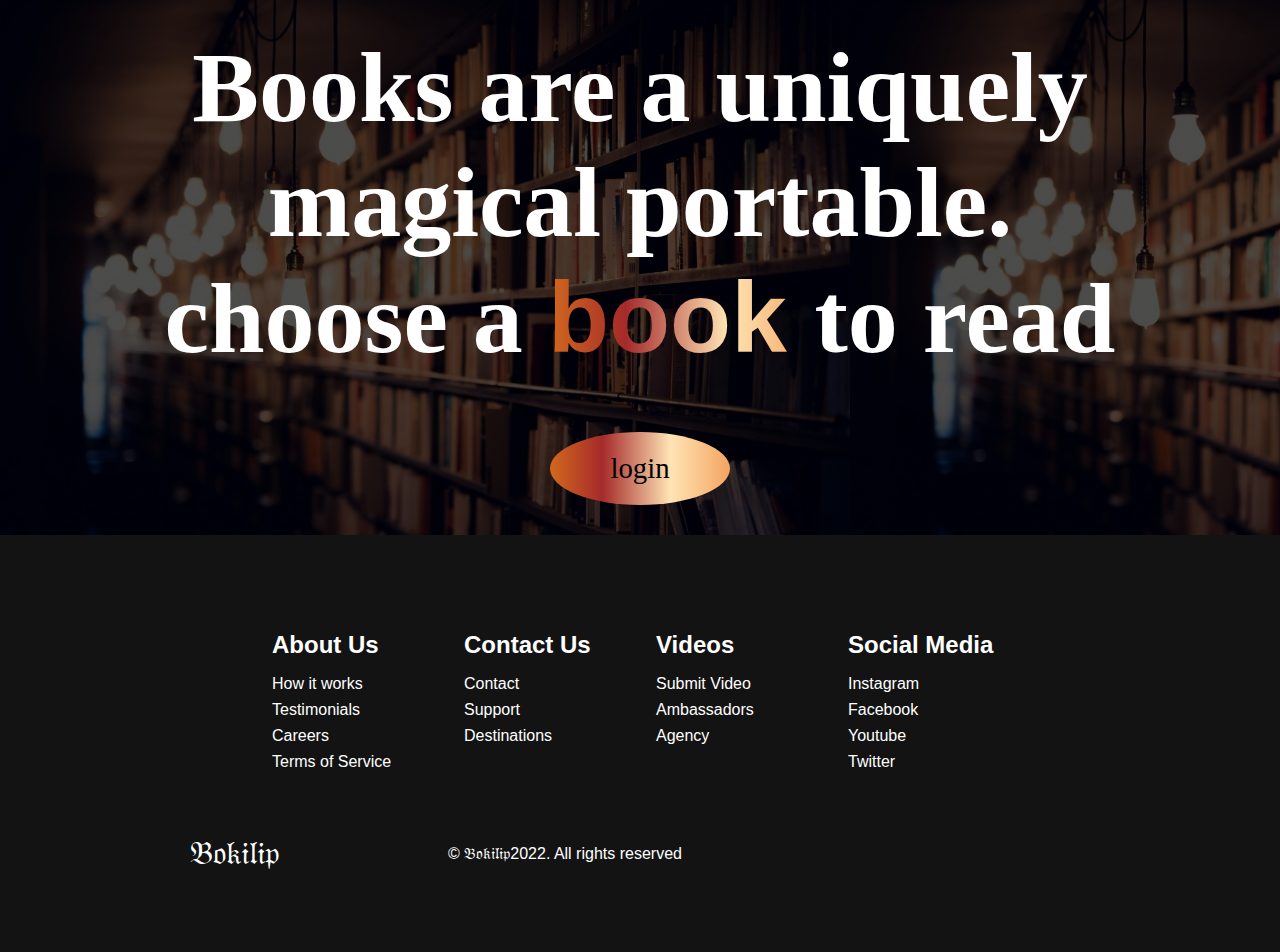
<file: web project/index1.html>
<!DOCTYPE html>
<html lang="en">
<head>
    <meta charset="UTF-8">
    <meta http-equiv="X-UA-Compatible" content="IE=edge">
    <meta name="viewport" content="width=device-width, initial-scale=1.0">
    <title>  𝔅𝔬𝔨𝔦𝔩𝔦𝔭</title>
    <link rel="stylesheet" href="styles.css">
    
</head>
<body>
   
    <!--Hero section-->
    <div class="hero" id="home">    
        <div class="hero__container">
            
            <h1 class="hero__heading">Books are a uniquely magical portable.
              <br>
              choose a  <span>book </span> to read </h1>
        
            <button onclick="window.location.href='noha.html'" class=".main__btn">login
                </button>

        </div>
    </div>


  <!-- Footer Section -->
  <div class="footer__container" id="about">
    <div class="footer__links">
      <div class="footer__link--wrapper">
        <div class="footer__link--items">
          <h2>About Us</h2>
          <a href="/sign__up">How it works</a> <a href="/">Testimonials</a>
          <a href="/">Careers</a> <a href="/">Terms of Service</a>
        </div>
        <div class="footer__link--items">
          <h2>Contact Us</h2>
          <a href="/">Contact</a> <a href="/">Support</a>
          <a href="/">Destinations</a>
        </div>
      </div>
      <div class="footer__link--wrapper">
        <div class="footer__link--items">
          <h2>Videos</h2>
          <a href="/">Submit Video</a> <a href="/">Ambassadors</a>
          <a href="/">Agency</a>
        </div>
        <div class="footer__link--items">
          <h2>Social Media</h2>
          <a href="/">Instagram</a> <a href="/">Facebook</a>
          <a href="/">Youtube</a> <a href="/">Twitter</a>
        </div>
      </div>
    </div>
    <section class="social__media">
      <div class="social__media--wrap">
        <div class="footer__logo">
          <a href="/" id="footer__logo">𝔅𝔬𝔨𝔦𝔩𝔦𝔭</a>
        </div>
        <p class="website__rights">© 𝔅𝔬𝔨𝔦𝔩𝔦𝔭2022. All rights reserved</p>
        <div class="social__icons">
          <a href="/" class="social__icon--link" target="_blank"
            ><i class="fab fa-facebook"></i
          ></a>
          <a href="/" class="social__icon--link"
            ><i class="fab fa-instagram"></i
          ></a>
          <a href="/" class="social__icon--link"
            ><i class="fab fa-youtube"></i
          ></a>
          <a href="/" class="social__icon--link"
            ><i class="fab fa-linkedin"></i
          ></a>
          <a href="/" class="social__icon--link"
            ><i class="fab fa-twitter"></i
          ></a>
        </div>
      </div>
    </section>
  </div>

  <script src="app.js"></script>
</body>
</html>
</file>
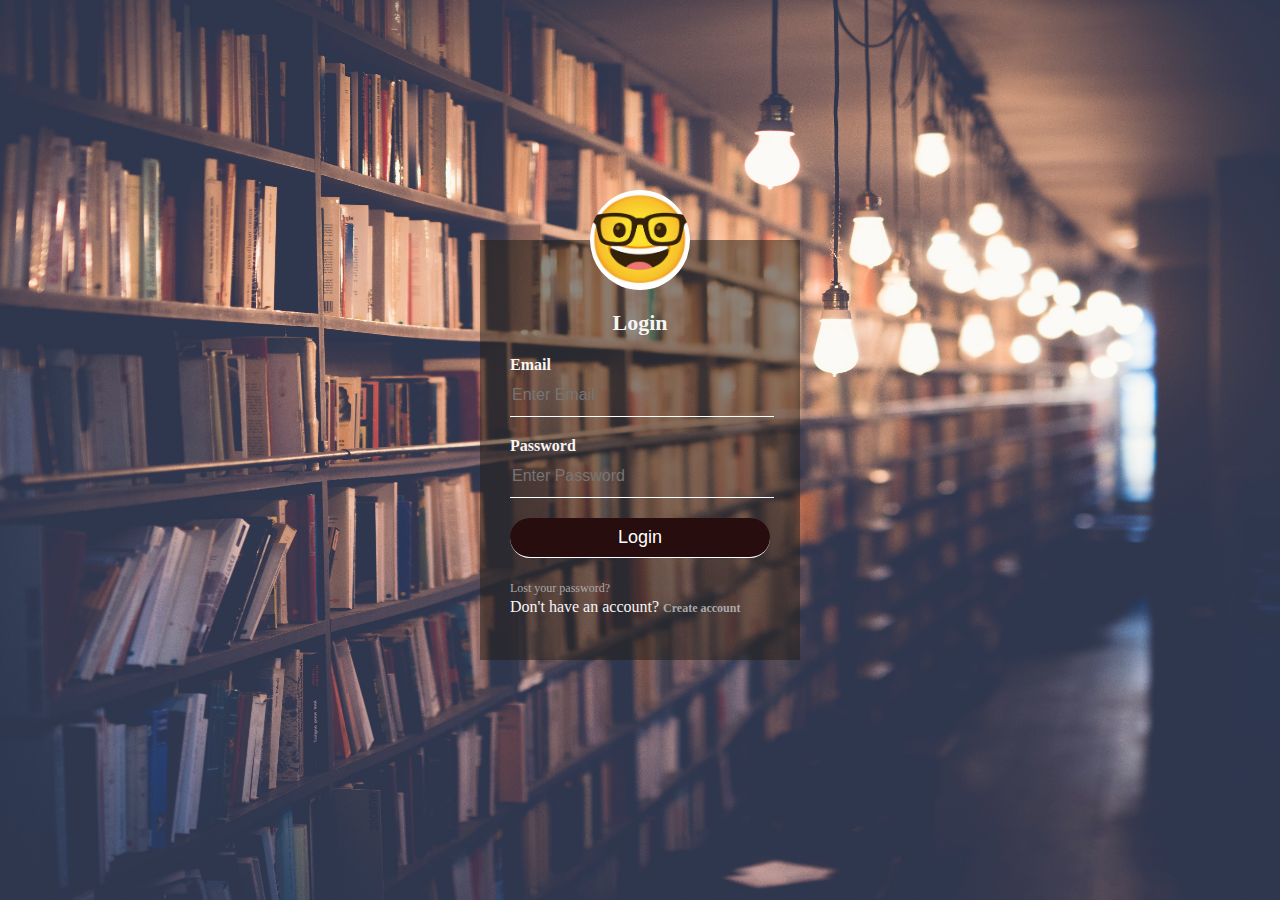
<file: web project/noha.html>
<!DOCTYPE html>
<html lang="en">

<head>
    <link rel="stylesheet " href="style.css">

</head>
<title>Login Page</title>

<body>


    <div class="logininbox">
        <img src="photo/avatar.png.jpeg" class="avatar">
        <h1>Login</h1>
        <form>
            <label for="email"><b>Email</b></label>
            <input
              type="text"
              placeholder="Enter Email"
              name="email"
              id="email"
              required
            />
            <label for="psw"><b>Password</b></label>
            <input
              type="password"
              placeholder="Enter Password"
              name="psw"
              id="psw"
              required
            />
             
            <a href="index.html"><input type="button" name=" " value="Login"> </a>
            <a href="#">Lost your password? </a><br>
           <span> Don't have an account?</span>
            <a href="register.html"><strong>Create account</strong> </a><br>
        </form>
    </div>

</body>











</html>
</file>
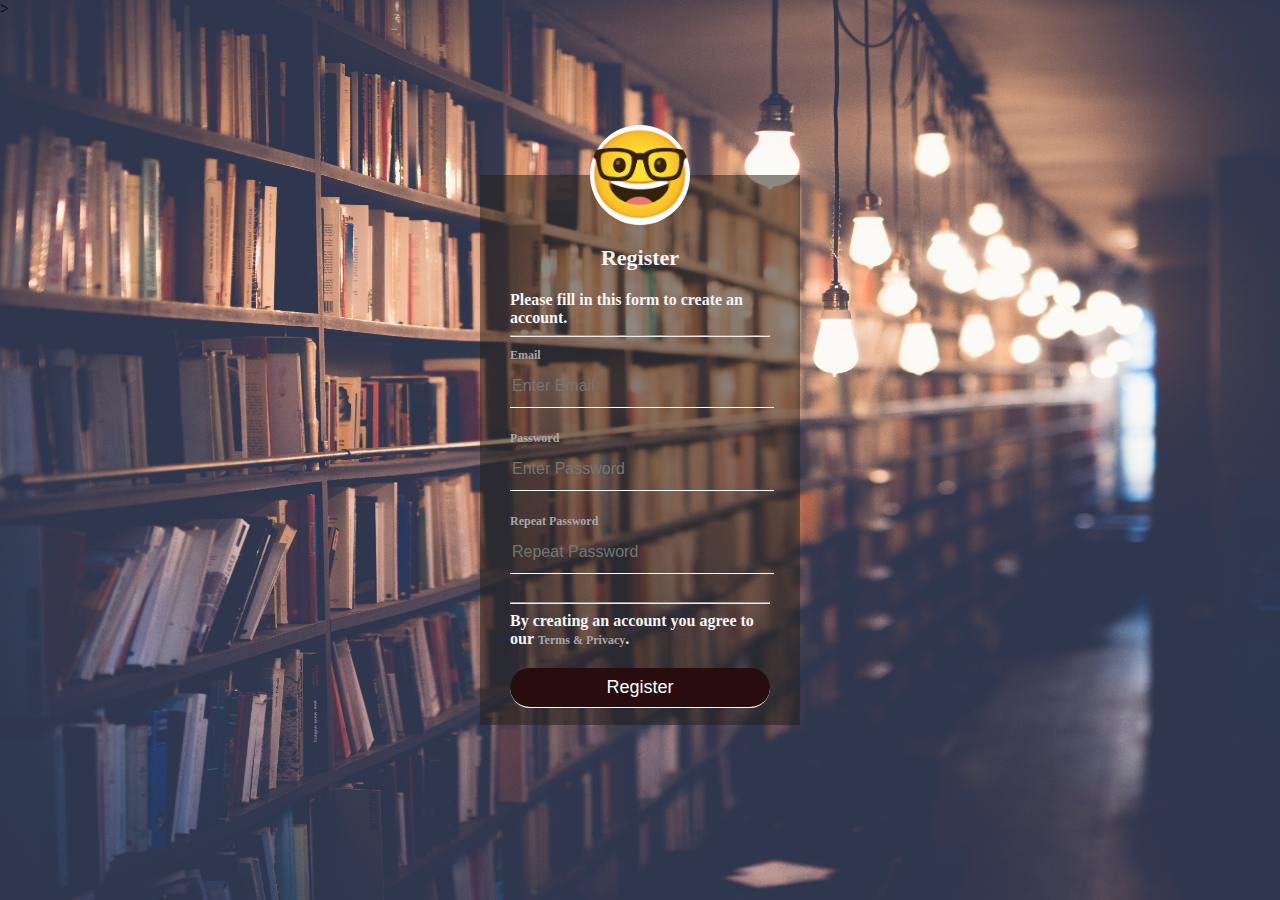
<file: web project/register.html>
<!DOCTYPE html>
<html lang="en">
  <head>
    <link rel="stylesheet " href="style2.css" />
  </head>
  <title>Registration</title>

  <body>
    <form >
      >
      <div class="logininbox">
        <img src="photo/avatar.png.jpeg" class="avatar" />

        <h1>Register</h1>

        <p>Please fill in this form to create an account.</p>
        <hr />

        <label for="email"><b>Email</b></label>
        <input
          type="text"
          placeholder="Enter Email"
          name="email"
          id="email"
          required
        />

        <label for="psw"><b>Password</b></label>
        <input
          type="password"
          placeholder="Enter Password"
          name="psw"
          id="psw"
          required
        />

        <label for="psw-repeat"><b>Repeat Password</b></label>
        <input
          type="password"
          placeholder="Repeat Password"
          name="psw-repeat"
          id="psw-repeat"
          required
        />
        <hr />

        <p>
          By creating an account you agree to our
          <a href="#">Terms & Privacy</a>.
        </p>
        <br />

       <a href="index.html">
         <input type="button" name=" " value="Register" ></a>
        </a> 
      </div>
    </form>
  </body>
</html>
</file>
<file: web project/styles.css>
* {
  box-sizing: border-box;
  margin: 0;
  padding: 0;
  font-family: 'Kumbh Sans', sans-serif;
  scroll-behavior: smooth;
  
}

/* Hero Section */
.hero {
  background: #000000;
  background-image: linear-gradient(rgba(0,0,0,0.7),rgba(0,0,0,0.7)),url("books-library-shelves.jpg");
  background-size: cover
  padding: 200px 0;
  font-family:'Lucida Sans', 'Lucida Sans Regular', 'Lucida Grande', 'Lucida Sans Unicode', Geneva, Verdana, sans-serif;
}

.hero__container {
  display: flex;
  flex-direction: column;
  justify-content: center;
  align-items: center;
  max-width: 1200px;
  margin: 0 auto;
  height: 90%;
  text-align: center;
  padding: 30px;
  font-family:'Times New Roman', Times, serif;

  
  
}

.hero__heading {
  font-size: 100px;
  margin-bottom: 24px;
  color: #fff;
  font-family:'Times New Roman', Times, serif;

}

.hero__heading span {
  background: #ee0979; /* fallback for old browsers */
  background: -webkit-linear-gradient(
    to right,
    #d2691e 0%,
    #a52a2a 29%,
    #ffe4b5 67%,
    #f4a460 100%
  ); /* Chrome 10-25, Safari 5.1-6 */
  background: linear-gradient(
    to right,
    #d2691e 0%,
    #a52a2a 29%,
    #ffe4b5 67%,
    #f4a460 100%
  ); /* W3C, IE 10+/ Edge, Firefox 16+, Chrome 26+, Opera 12+, Safari 7+ */
  background-size: 100%;
  -webkit-background-clip: text;
  -moz-background-clip: text;
  -webkit-text-fill-color: transparent;
  -mo-text-fill-color: transparent;
}

.hero__description {
  font-size: 60px;
  background: #da22ff; /* fallback for old browsers */
  background: -webkit-linear-gradient(
    to right,
    #9114ff,
    #da22ff
  ); /* Chrome 10-25, Safari 5.1-6 */
  background: linear-gradient(
    to right,
    #8f0eff,
    #da22ff
  ); /* W3C, IE 10+/ Edge, Firefox 16+, Chrome 26+, Opera 12+, Safari 7+ */
  background-size: 100%;
  -webkit-background-clip: text;
  -moz-background-clip: text;
  -webkit-text-fill-color: transparent;
  -moz-text-fill-color: transparent;
}

.highlight {
  border-bottom: 4px solid rgb(132, 0, 255);
}

@media screen and (max-width: 768px) {
  .hero__heading {
    font-size: 60px;
    
  }

  .hero__description {
    font-size: 40px;
  }
}


/* Footer CSS */
.footer__container {
  background-color: #131313;
  padding: 5rem 0;
  display: flex;
  flex-direction: column;
  justify-content: center;
  align-items: center;
}

#footer__logo {
  color: #fff;
  display: flex;
  align-items: center;
  cursor: pointer;
  text-decoration: none;
  font-size: 2rem;
}

.footer__links {
  width: 100%;
  max-width: 1000px;
  display: flex;
  justify-content: center;
}

.footer__link--wrapper {
  display: flex;
}

.footer__link--items {
  display: flex;
  flex-direction: column;
  align-items: flex-start;
  margin: 16px;
  text-align: left;
  width: 160px;
  box-sizing: border-box;
}

.footer__link--items h2 {
  margin-bottom: 16px;
  color: #fff;
}

.footer__link--items a {
  color: #fff;
  text-decoration: none;
  margin-bottom: 0.5rem;
  transition: 0.3 ease-out;
}

.footer__link--items a:hover {
  color: #e9e9e9;
  transition: 0.3 ease-out;
}

.social__icon--link {
  color: #fff;
  font-size: 24px;
}

.social__media {
  max-width: 1000px;
  width: 100%;
}

.social__media--wrap {
  display: flex;
  justify-content: space-between;
  align-items: center;
  width: 90%;
  max-width: 1000px;
  margin: 40px auto 0 auto;
}

.social__icons {
  display: flex;
  justify-content: space-between;
  align-items: center;
  width: 240px;
}

.website__rights {
  color: #fff;
}

@media screen and (max-width: 820px) {
  .footer__links {
    padding-top: 2rem;
  }

  #footer__logo {
    margin-bottom: 2rem;
  }

  .website__rights {
    margin-bottom: 2rem;
  }

  .footer__link--wrapper {
    flex-direction: column;
  }

  .social__media--wrap {
    flex-direction: column;
  }
}

@media screen and (max-width: 480px) {
  .footer__link--items {
    margin: 0;
    padding: 10px;
    width: 100%;
  }
}

button {
  font-size: 1.8rem;
  background: #833ab4;
  background: -webkit-linear-gradient(to right,  #d2691e 0%,
  #a52a2a 29%,
  #ffe4b5 67%,
  #f4a460 100%);
  background: linear-gradient(to right, #d2691e 0%,
  #a52a2a 29%,
  #ffe4b5 67%,
  #f4a460 100%);
  padding: 20px 60px;
  border: none;
  border-radius: 4px;
  margin-top: 2rem;
  cursor: pointer;
  position: relative;
  transition: all 0.35s;
  outline: none;
  border-radius: 50% ;
  font-family:fantasy;
}
/* Services Section */
.services {
  background: #131313;
  display: flex;
  flex-direction: column;
  justify-content: center;
  align-items: center;
  height: 100%;
  padding: 10rem 0;
}

.services h1 {
  background-color: #ff8177;
  background-image: linear-gradient(to right, #d2691e 0%,
  #a52a2a 29%,
  #ffe4b5 67%,
  #f4a460 100%);
  background-size: 100%;
  -webkit-background-clip: text;
  -moz-background-clip: text;
  -webkit-text-fill-color: transparent;
  -moz-text-fill-color: transparent;
  margin-bottom: 5rem;
  font-size: 2.5rem;
}

.services__wrapper {
  display: grid;
  grid-template-columns: 1fr 1fr 1fr 1fr;
  grid-template-rows: 1fr;
}

.services__card {
  margin: 10px;
  height: 425px;
  width: 300px;
  border-radius: 4px;
  display: flex;
  flex-direction: column;
  justify-content: center;
  color: #fff;
  background-image: linear-gradient(to right, #d2691e 0%,
  #a52a2a 29%,
  #ffe4b5 67%,
  #f4a460 100%);
  transition: 0.3s ease-in;
}

.services__card:nth-child(2) {
  background: #1fa2ff; /* fallback for old browsers */
  background: -webkit-linear-gradient(
    to right,
    #d2691e 0%,
    #a52a2a 29%,
    #ffe4b5 67%,
    #f4a460 100%
  ); /* Chrome 10-25, Safari 5.1-6 */
  background: linear-gradient(
    to right,
    #d2691e 0%,
    #a52a2a 29%,
    #ffe4b5 67%,
    #f4a460 100%
  ); /* W3C, IE 10+/ Edge, Firefox 16+, Chrome 26+, Opera 12+, Safari 7+ */
}

.services__card:nth-child(3) {
  background-image: linear-gradient(
    -225deg,
    #d2691e 0%,
    #a52a2a 29%,
    #ffe4b5 67%,
    #f4a460 100%
  );
}

.services__card h2 {
  text-align: center;
}

.services__card p {
  text-align: center;
  margin-top: 24px;
  font-size: 20px;
}

.services__btn {
  display: flex;
  justify-content: center;
  margin-top: 16px;
}

.services__card button {
  color: #fff;
  padding: 14px 24px;
  border: none;
  outline: none;
  border-radius: 4px;
  background: #131313;
  font-size: 1rem;
}

.services__card button:hover {
  cursor: pointer;
}

.services__card:hover {
  transform: scale(1.075);
  transition: 0.3s ease-in;
  cursor: pointer;
}

@media screen and (max-width: 1300px) {
  .services__wrapper {
    grid-template-columns: 1fr 1fr;
  }
}

@media screen and (max-width: 768px) {
  .services__wrapper {
    grid-template-columns: 1fr;
  }
}
</file>
<file: web project/style.css>
body{

    margin: 0;
    padding: 0;
    background-image: url(photo/pexels-janko-ferlic-590493.jpg);
    background-repeat:no-repeat ;
    background-size: cover;
        background-size: contain;
        background-attachment: fixed;
        background-color: #42392cad;
    
        background-size: 100% 100%;
}
.logininbox{
    width: 320px;
    height: 420px;
    background: rgba(37, 31, 23, 0.521);
    color: whitesmoke
    ;top: 50%;
    left: 50%;
    position: absolute;
    transform: translate(-50%,-50%)
    ;
    box-sizing: border-box;
    padding: 70px 30px;
}
.avatar{

    width: 100px ;
    height: 100px;
    border-radius: 50%;
    top: -50px;
    left: calc(50% - 50px);
    position: absolute;
}
h1{margin:0 ;
padding: 0 0 20px;
text-align: center;
font-size: 22px;
}
.logininbox p{
    margin: 0;
    padding: auto;
    font-weight: bolder;

}
.logininbox input{
    width:100% ;
    margin-bottom: 20px;

}
.logininbox input[type="text"], input[type="password"]{

    border: none;
    border-bottom: 1px solid #fff;
    background: transparent;
    outline: none;
    height: 40px;
    color: #fff;
    font-size: 16px;


}
.logininbox input[type="button"]{

    border: none;
    outline: none;
    height: 40px;
    border-bottom: 1px solid #fff;
    background: rgb(39, 13, 13);
 
    color: #fff;
    font-size: 18px;
    border-radius: 20px ;
}
.logininbox input[type="button"]:hover
{
    cursor: pointer;
    background-color: rgb(167, 146, 29);
    
}
.logininbox a{
    text-decoration: none;
    font-size: 12px;
    line-height: 20px;
    color: darkgray;
}
.logininbox a:hover
{  
  color: rgb(167, 146, 29);
    }
</file>
<file: web project/style2.css>
body{

    margin: 0;
    padding: 0;
    background-image: url(photo/pexels-janko-ferlic-590493.jpg);
    background-repeat:no-repeat ;
    background-size: cover;
        background-size: contain;
        background-attachment: fixed;
        background-color: #42392cad;
    
        background-size: 100% 100%;

}
.logininbox{
    width: 320px;
    height: 550px;
    background: rgba(37, 31, 23, 0.521);
    color: whitesmoke
    ;top: 50%;
    left: 50%;
    position: absolute;
    transform: translate(-50%,-50%)
    ;
    box-sizing: border-box;
    padding: 70px 30px;
}
.avatar{

    width: 100px ;
    height: 100px;
    border-radius: 50%;
    top: -50px;
    left: calc(50% - 50px);
    position: absolute;
}
h1{margin:0 ;
padding: 0 0 20px;
text-align: center;
font-size: 22px;
}
.logininbox p{
    margin: 0;
    padding: auto;
    font-weight: bolder;

}
.logininbox input{
    width:100% ;
    margin-bottom: 20px;

}
.logininbox input[type="text"], input[type="password"]{

    border: none;
    border-bottom: 1px solid #fff;
    background: transparent;
    outline: none;
    height: 40px;
    color: #fff;
    font-size: 16px;


}
.logininbox input[type="button"]{

    border: none;
    outline: none;
    height: 40px;
    border-bottom: 1px solid #fff;
    background: rgb(39, 13, 13);
 
    color: #fff;
    font-size: 18px;
    border-radius: 20px ;
}
.logininbox input[type="button"]:hover
{
    cursor: pointer;
    background-color: rgb(167, 146, 29);
    
}
.logininbox a{
    text-decoration: none;
    font-size: 12px;
    line-height: 20px;
    color: darkgray;
}
.logininbox a:hover
{  
  color: rgb(167, 146, 29);
    }

  .logininbox b{
        text-decoration: none;
        font-size: 12px;
        line-height: 20px;
        font-weight: bold;
        color: darkgray;
        text-align: center;
    }
    .logininbox b:hover
    {  
      color: rgb(167, 146, 29);
        }
</file>
